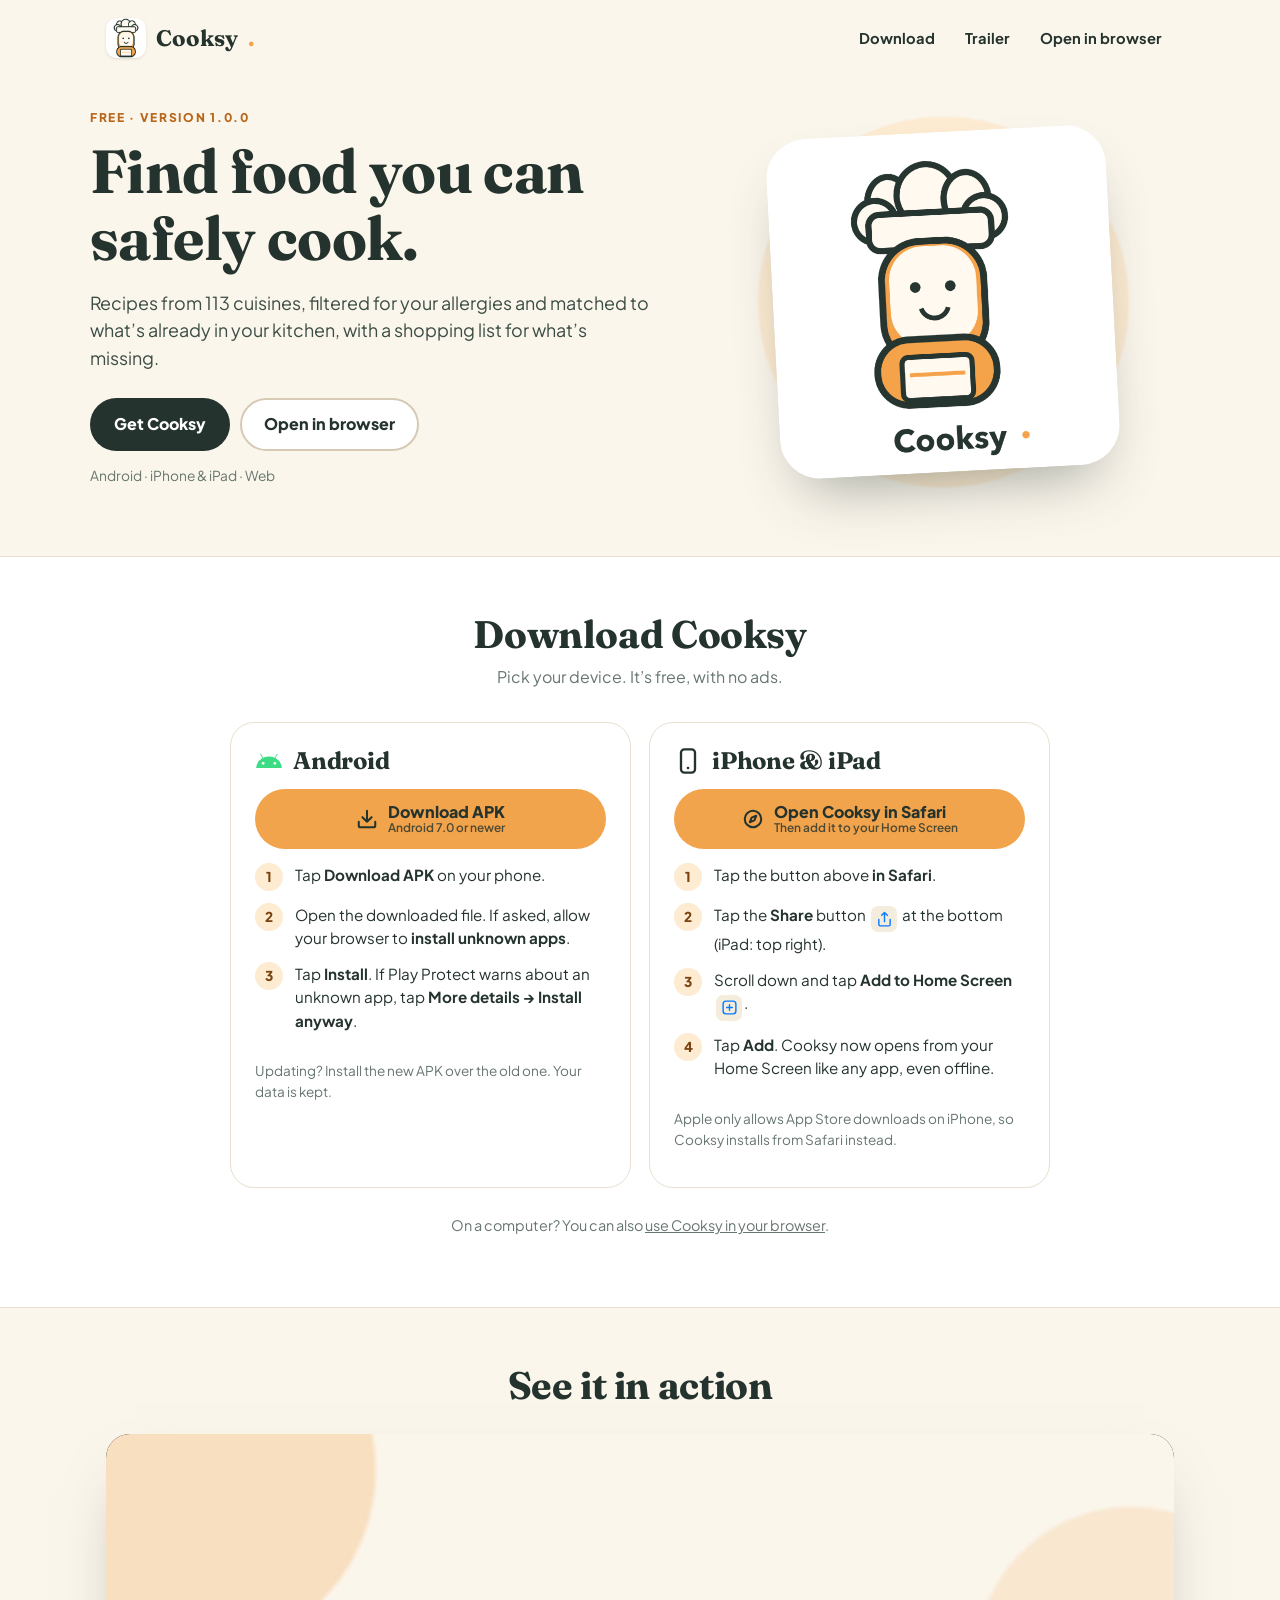
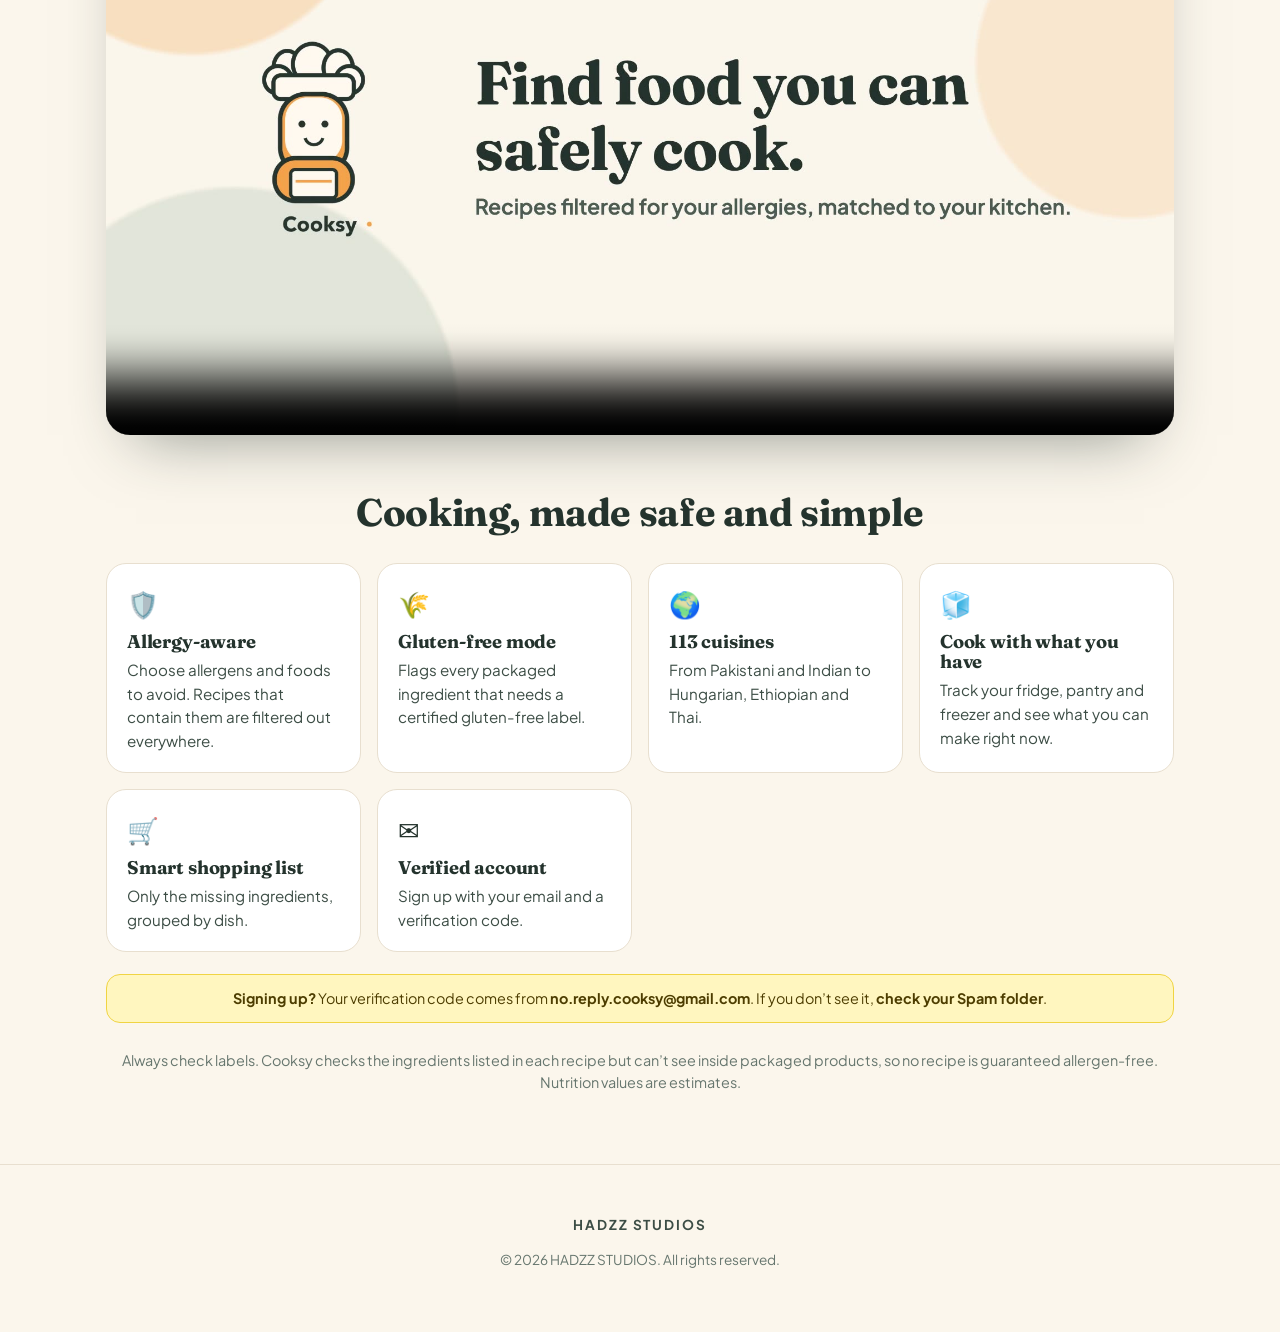
<file: index.html>
<!doctype html>
<html lang="en">
<head>
  <meta charset="utf-8">
  <meta name="viewport" content="width=device-width, initial-scale=1, viewport-fit=cover">
  <title>Download Cooksy</title>
  <meta name="description" content="Download Cooksy for Android, or add it to your iPhone home screen. Allergy-aware recipes from 113 cuisines.">
  <meta name="theme-color" content="#24332d">
  <meta property="og:title" content="Cooksy: find food you can safely cook">
  <meta property="og:description" content="Allergy-aware recipes, matched to what's in your kitchen. Free for Android, iPhone and the web.">
  <meta property="og:image" content="https://cooksy-app.github.io/cooksy/app/assets/cooksy-logo.png">
  <link rel="icon" type="image/png" href="app/assets/favicon.png">
  <link rel="apple-touch-icon" href="app/assets/icon-180.png">
  <link rel="preconnect" href="https://fonts.googleapis.com">
  <link rel="preconnect" href="https://fonts.gstatic.com" crossorigin>
  <link href="https://fonts.googleapis.com/css2?family=Fraunces:opsz,wght@9..144,600;9..144,700&family=Plus+Jakarta+Sans:wght@400;500;600;700;800&display=swap" rel="stylesheet">
  <style>
    :root {
      --ink: #24332d; --ink-2: #3c4d45; --muted: #66766e; --line: #e8dfcf; --cream: #fbf6ec; --paper: #fff;
      --sand: #f4ecdd; --saffron: #f2a44c; --saffron-soft: #fdebd2; --green: #2f6b4f; --green-soft: #e3f0e8;
      --yellow: #fff6bf; --yellow-line: #f0d443;
    }
    * { box-sizing: border-box; }
    body { margin: 0; background: var(--cream); color: var(--ink); font-family: 'Plus Jakarta Sans', system-ui, -apple-system, sans-serif; line-height: 1.55; -webkit-font-smoothing: antialiased; }
    h1, h2, h3 { font-family: 'Fraunces', Georgia, serif; line-height: 1.1; margin: 0; letter-spacing: -0.01em; }
    a { color: inherit; }
    :focus-visible { outline: 3px solid #1d5fd6; outline-offset: 3px; border-radius: 8px; }
    .wrap { max-width: 1100px; margin: 0 auto; padding: 0 16px; }

    header.top { padding: 18px 0; }
    header.top .wrap { display: flex; align-items: center; gap: 10px; }
    .brand { display: flex; align-items: center; gap: 10px; text-decoration: none; font-family: 'Fraunces', serif; font-weight: 700; font-size: 1.4rem; }
    .brand img { width: 40px; height: 40px; border-radius: 11px; background: #fff; box-shadow: 0 1px 3px rgba(36,51,45,.12); }
    .brand i { color: var(--saffron); font-style: normal; }
    header.top nav { margin-left: auto; display: flex; gap: 6px; }
    header.top nav a { text-decoration: none; font-weight: 700; font-size: .92rem; padding: 8px 12px; border-radius: 999px; }
    header.top nav a:hover { background: var(--sand); }

    .hero { display: grid; grid-template-columns: 1.15fr 1fr; gap: 40px; align-items: center; padding: 28px 0 56px; }
    .eyebrow { text-transform: uppercase; letter-spacing: .14em; font-size: .75rem; font-weight: 800; color: #b8661a; }
    .hero h1 { font-size: clamp(2.3rem, 6vw, 3.8rem); margin-top: 10px; }
    .hero p.lead { font-size: 1.12rem; color: var(--ink-2); margin: 16px 0 0; max-width: 48ch; }
    .cta { display: flex; flex-wrap: wrap; gap: 10px; margin-top: 26px; }
    .btn { display: inline-flex; align-items: center; justify-content: center; gap: 10px; min-height: 52px; padding: 12px 22px; border-radius: 999px; font-weight: 800; text-decoration: none; border: 2px solid transparent; font-size: 1rem; cursor: pointer; transition: transform .05s, background .15s, border-color .15s; }
    .btn:active { transform: translateY(1px); }
    .btn svg { width: 22px; height: 22px; flex: none; }
    .btn--dark { background: var(--ink); color: #fff; }
    .btn--dark:hover { background: #17221e; }
    .btn--accent { background: var(--saffron); color: var(--ink); }
    .btn--accent:hover { background: #ee9632; }
    .btn--light { background: var(--paper); border-color: #d6cab5; color: var(--ink); }
    .btn--light:hover { border-color: var(--ink); }
    .btn small { display: block; font-weight: 600; font-size: .74rem; opacity: .8; }
    .btn .two { display: flex; flex-direction: column; align-items: flex-start; line-height: 1.15; }
    .meta { margin-top: 14px; font-size: .86rem; color: var(--muted); }
    .hero-art { position: relative; display: grid; place-items: center; }
    .hero-art::before { content: ''; position: absolute; width: 88%; aspect-ratio: 1; border-radius: 50%; background: radial-gradient(circle, var(--saffron-soft) 0 60%, transparent 61%); }
    .hero-art img { position: relative; width: min(340px, 80%); border-radius: 40px; background: #fff; box-shadow: 0 30px 60px -25px rgba(36,51,45,.45); transform: rotate(-3deg); }
    @media (max-width: 820px) {
      .hero { grid-template-columns: 1fr; gap: 24px; padding-top: 8px; text-align: center; }
      .hero p.lead { margin-left: auto; margin-right: auto; }
      .cta { justify-content: center; }
      .hero-art { order: -1; }
      .hero-art img { width: 180px; border-radius: 28px; }
      header.top nav { display: none; }
    }

    section { padding: 56px 0; }
    section > .wrap > h2 { font-size: clamp(1.7rem, 4vw, 2.4rem); text-align: center; }
    section > .wrap > p.sub { text-align: center; color: var(--muted); margin: 10px auto 0; max-width: 56ch; }

    .video { margin-top: 28px; border-radius: 24px; overflow: hidden; background: #000; box-shadow: 0 30px 60px -30px rgba(36,51,45,.5); }
    .video video { display: block; width: 100%; height: auto; }

    .platforms { display: grid; grid-template-columns: repeat(2, 1fr); max-width: 820px; margin-left: auto; margin-right: auto; gap: 18px; margin-top: 32px; }
    @media (max-width: 960px) { .platforms { grid-template-columns: 1fr; } }
    .card { background: var(--paper); border: 1px solid var(--line); border-radius: 24px; padding: 24px; display: flex; flex-direction: column; gap: 14px; scroll-margin-top: 16px; }
    .card.is-you { border: 2px solid var(--saffron); box-shadow: 0 16px 40px -24px rgba(184,102,26,.55); }
    .card .you { display: none; align-self: flex-start; background: var(--saffron); color: var(--ink); font-weight: 800; font-size: .72rem; letter-spacing: .08em; text-transform: uppercase; padding: 4px 10px; border-radius: 999px; }
    .card.is-you .you { display: inline-block; }
    .card h3 { font-size: 1.5rem; display: flex; align-items: center; gap: 10px; }
    .card h3 svg { width: 28px; height: 28px; }
    .card .btn { width: 100%; }
    ol.steps { list-style: none; counter-reset: s; margin: 0; padding: 0; display: grid; gap: 12px; }
    ol.steps li { counter-increment: s; display: grid; grid-template-columns: 30px 1fr; gap: 10px; font-size: .95rem; }
    ol.steps li::before { content: counter(s); width: 28px; height: 28px; border-radius: 50%; display: grid; place-items: center; background: var(--saffron-soft); color: #7a4310; font-weight: 800; font-size: .85rem; }
    .chip-icon { display: inline-grid; place-items: center; width: 26px; height: 26px; border-radius: 7px; background: var(--sand); vertical-align: -7px; margin: 0 2px; }
    .chip-icon svg { width: 17px; height: 17px; color: #0a7aff; }
    .note { font-size: .85rem; color: var(--muted); }
    .yellow { background: var(--yellow); border: 1px solid var(--yellow-line); color: #4d3d00; padding: 12px 14px; border-radius: 14px; font-size: .9rem; }

    .features { display: grid; grid-template-columns: repeat(auto-fit, minmax(230px, 1fr)); gap: 16px; margin-top: 30px; }
    .feature { background: var(--paper); border: 1px solid var(--line); border-radius: 20px; padding: 20px; }
    .feature span { font-size: 1.6rem; }
    .feature h3 { font-size: 1.15rem; margin-top: 8px; }
    .feature p { margin: 6px 0 0; color: var(--ink-2); font-size: .95rem; }

    .safety { margin-top: 26px; text-align: center; color: var(--muted); font-size: .9rem; }
    footer { padding: 36px 0 48px; text-align: center; color: var(--muted); font-size: .85rem; border-top: 1px solid var(--line); }
    footer b { letter-spacing: .14em; color: var(--ink-2); }
  </style>
</head>
<body>
  <header class="top"><div class="wrap">
    <a class="brand" href="./"><img src="app/assets/cooksy-mark.png" alt="">Cooksy<i>.</i></a>
    <nav aria-label="Page"><a href="#download">Download</a><a href="#trailer">Trailer</a><a href="app/">Open in browser</a></nav>
  </div></header>

  <main>
    <div class="wrap hero">
      <div>
        <span class="eyebrow">Free · Version <span class="js-version">1.0.0</span></span>
        <h1>Find food you can safely cook.</h1>
        <p class="lead">Recipes from 113 cuisines, filtered for your allergies and matched to what’s already in your kitchen, with a shopping list for what’s missing.</p>
        <div class="cta" id="primary-cta">
          <a class="btn btn--dark" href="#download">Get Cooksy</a>
          <a class="btn btn--light" href="app/">Open in browser</a>
        </div>
        <p class="meta">Android · iPhone &amp; iPad · Web</p>
      </div>
      <div class="hero-art"><img src="app/assets/cooksy-logo.png" alt="Cooksy chef mascot"></div>
    </div>

    <section id="download" style="background:var(--paper);border-top:1px solid var(--line);border-bottom:1px solid var(--line)">
      <div class="wrap">
        <h2>Download Cooksy</h2>
        <p class="sub">Pick your device. It’s free, with no ads.</p>
        <div class="platforms">

          <article class="card" id="android">
            <span class="you">Your device</span>
            <h3><svg viewBox="0 0 24 24" fill="#3ddc84" aria-hidden="true"><path d="M17.6 9.48l1.84-3.18a.38.38 0 00-.66-.38l-1.86 3.22A11.5 11.5 0 0012 8.1c-1.77 0-3.43.38-4.92 1.04L5.22 5.92a.38.38 0 00-.66.38L6.4 9.48A10.8 10.8 0 001 18h22a10.8 10.8 0 00-5.4-8.52zM7 15.25a1.25 1.25 0 110-2.5 1.25 1.25 0 010 2.5zm10 0a1.25 1.25 0 110-2.5 1.25 1.25 0 010 2.5z"/></svg>Android</h3>
            <a class="btn btn--accent" href="https://github.com/cooksy-app/cooksy/releases/latest/download/Cooksy.apk">
              <svg viewBox="0 0 24 24" fill="none" stroke="currentColor" stroke-width="2.2" stroke-linecap="round" stroke-linejoin="round" aria-hidden="true"><path d="M21 15v4a2 2 0 01-2 2H5a2 2 0 01-2-2v-4M7 10l5 5 5-5M12 15V3"/></svg>
              <span class="two">Download APK<small>Android 7.0 or newer</small></span>
            </a>
            <ol class="steps">
              <li><span>Tap <b>Download APK</b> on your phone.</span></li>
              <li><span>Open the downloaded file. If asked, allow your browser to <b>install unknown apps</b>.</span></li>
              <li><span>Tap <b>Install</b>. If Play Protect warns about an unknown app, tap <b>More details → Install anyway</b>.</span></li>
            </ol>
            <p class="note">Updating? Install the new APK over the old one. Your data is kept.</p>
          </article>

          <article class="card" id="iphone">
            <span class="you">Your device</span>
            <h3><svg viewBox="0 0 24 24" fill="none" stroke="currentColor" stroke-width="2" aria-hidden="true"><rect x="6" y="2" width="12" height="20" rx="3"/><path d="M11 18h2"/></svg>iPhone &amp; iPad</h3>
            <a class="btn btn--accent" href="app/">
              <svg viewBox="0 0 24 24" fill="none" stroke="currentColor" stroke-width="2.2" stroke-linecap="round" stroke-linejoin="round" aria-hidden="true"><circle cx="12" cy="12" r="9"/><path d="m15.5 8.5-2 5-5 2 2-5z"/></svg>
              <span class="two">Open Cooksy in Safari<small>Then add it to your Home Screen</small></span>
            </a>
            <ol class="steps">
              <li><span>Tap the button above <b>in Safari</b>.</span></li>
              <li><span>Tap the <b>Share</b> button <span class="chip-icon"><svg viewBox="0 0 24 24" fill="none" stroke="currentColor" stroke-width="2" stroke-linecap="round" stroke-linejoin="round" aria-hidden="true"><path d="M4 12v7a2 2 0 002 2h12a2 2 0 002-2v-7M16 6l-4-4-4 4M12 2v13"/></svg></span> at the bottom (iPad: top right).</span></li>
              <li><span>Scroll down and tap <b>Add to Home Screen</b> <span class="chip-icon"><svg viewBox="0 0 24 24" fill="none" stroke="currentColor" stroke-width="2" stroke-linecap="round" aria-hidden="true"><rect x="3" y="3" width="18" height="18" rx="4"/><path d="M12 8v8M8 12h8"/></svg></span>.</span></li>
              <li><span>Tap <b>Add</b>. Cooksy now opens from your Home Screen like any app, even offline.</span></li>
            </ol>
            <p class="note">Apple only allows App Store downloads on iPhone, so Cooksy installs from Safari instead.</p>
          </article>

        </div>
        <p class="safety">On a computer? You can also <a href="app/">use Cooksy in your browser</a>.</p>
      </div>
    </section>

    <section id="trailer">
      <div class="wrap">
        <h2>See it in action</h2>
        <div class="video"><video controls playsinline preload="metadata" poster="trailer-poster.jpg"><source src="trailer.mp4" type="video/mp4"></video></div>
      </div>
    </section>

    <section style="padding-top:0">
      <div class="wrap">
        <h2>Cooking, made safe and simple</h2>
        <div class="features">
          <div class="feature"><span aria-hidden="true">🛡️</span><h3>Allergy-aware</h3><p>Choose allergens and foods to avoid. Recipes that contain them are filtered out everywhere.</p></div>
          <div class="feature"><span aria-hidden="true">🌾</span><h3>Gluten-free mode</h3><p>Flags every packaged ingredient that needs a certified gluten-free label.</p></div>
          <div class="feature"><span aria-hidden="true">🌍</span><h3>113 cuisines</h3><p>From Pakistani and Indian to Hungarian, Ethiopian and Thai.</p></div>
          <div class="feature"><span aria-hidden="true">🧊</span><h3>Cook with what you have</h3><p>Track your fridge, pantry and freezer and see what you can make right now.</p></div>
          <div class="feature"><span aria-hidden="true">🛒</span><h3>Smart shopping list</h3><p>Only the missing ingredients, grouped by dish.</p></div>
          <div class="feature"><span aria-hidden="true">✉️</span><h3>Verified account</h3><p>Sign up with your email and a verification code.</p></div>
        </div>
        <div class="yellow" style="margin-top:22px;text-align:center"><b>Signing up?</b> Your verification code comes from <b>no.reply.cooksy@gmail.com</b>. If you don’t see it, <b>check your Spam folder</b>.</div>
        <p class="safety">Always check labels. Cooksy checks the ingredients listed in each recipe but can’t see inside packaged products, so no recipe is guaranteed allergen-free. Nutrition values are estimates.</p>
      </div>
    </section>
  </main>

  <footer><div class="wrap">
    <p><b>HADZZ STUDIOS</b></p>
    <p>© <span id="year">2026</span> HADZZ STUDIOS. All rights reserved.</p>
  </div></footer>

  <script>
    // Highlight the visitor's platform and make the top button download for it.
    (function () {
      var ua = navigator.userAgent;
      var iOS = /iPhone|iPad|iPod/.test(ua) || (navigator.platform === 'MacIntel' && navigator.maxTouchPoints > 1);
      var android = /Android/i.test(ua);
      var id = iOS ? 'iphone' : android ? 'android' : null;
      if (id) {
        document.getElementById(id).classList.add('is-you');
        var src = document.querySelector('#' + id + ' .btn');
        var first = document.querySelector('#primary-cta .btn');
        first.href = src.href;
        first.textContent = iOS ? 'Open in Safari' : 'Download for Android';
        var grid = document.querySelector('.platforms');
        grid.insertBefore(document.getElementById(id), grid.firstChild);
      }
      document.getElementById('year').textContent = new Date().getFullYear();
      // Show the current version from GitHub Releases (falls back to the text in the page).
      fetch('https://api.github.com/repos/cooksy-app/cooksy/releases/latest')
        .then(function (r) { return r.ok ? r.json() : null; })
        .then(function (d) {
          if (!d || !d.tag_name) return;
          document.querySelectorAll('.js-version').forEach(function (el) { el.textContent = d.tag_name.replace(/^v/, ''); });
        })
        .catch(function () {});
    })();
  </script>
</body>
</html>
</file>
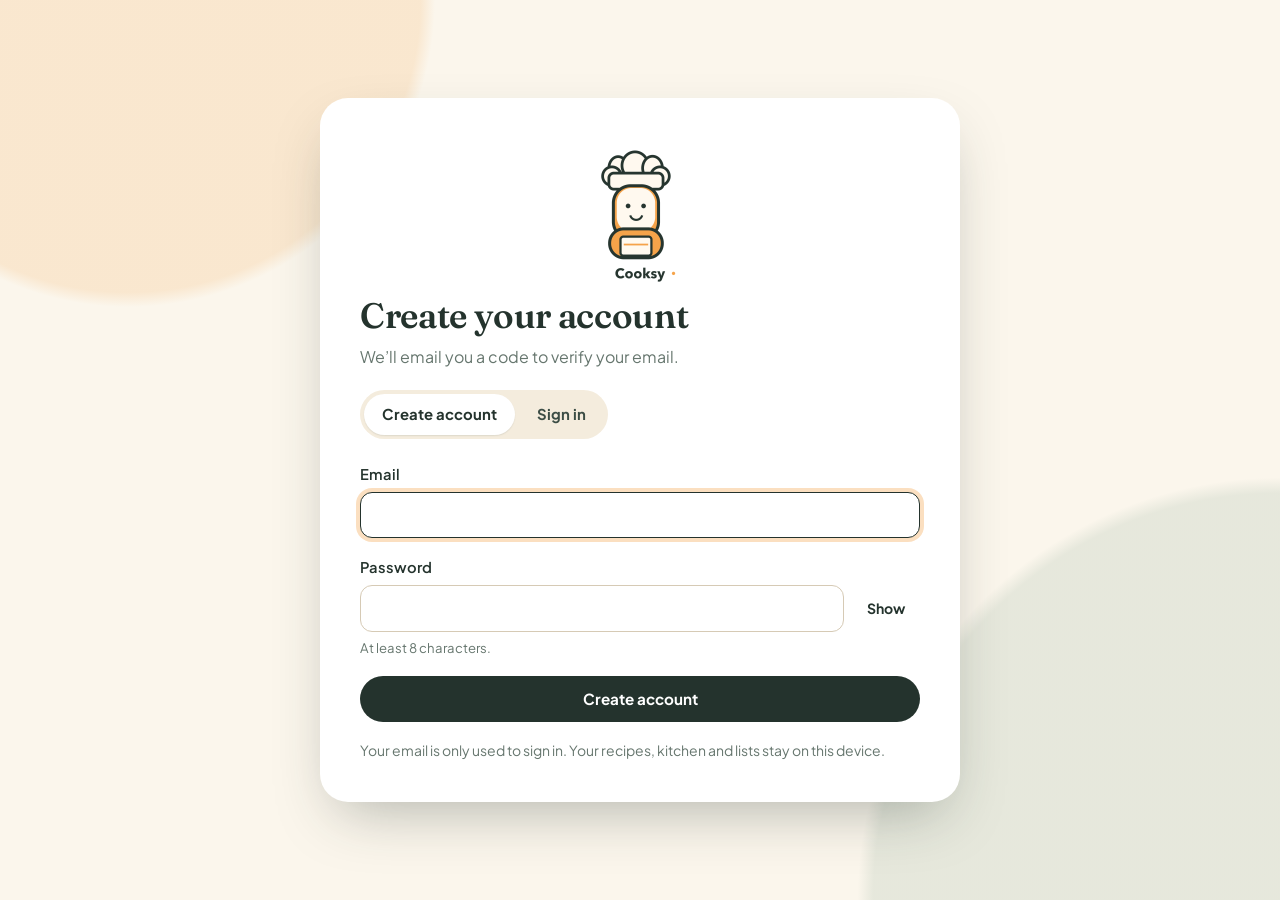
<file: app/index.html>
<!doctype html>
<html lang="en">
<head>
  <meta charset="utf-8">
  <meta name="viewport" content="width=device-width, initial-scale=1, viewport-fit=cover">
  <title>Cooksy</title>
  <meta name="description" content="Cooksy: find recipes you can safely cook, filtered for your allergies and matched to what's in your kitchen.">
  <meta name="theme-color" content="#24332d">
  <link rel="icon" type="image/png" href="assets/favicon.png">
  <link rel="manifest" href="manifest.webmanifest">
  <!-- iPhone / iPad: "Add to Home Screen" from Safari -->
  <meta name="apple-mobile-web-app-capable" content="yes">
  <meta name="mobile-web-app-capable" content="yes">
  <meta name="apple-mobile-web-app-status-bar-style" content="black-translucent">
  <meta name="apple-mobile-web-app-title" content="Cooksy">
  <link rel="apple-touch-icon" href="assets/icon-180.png">
  <link rel="preconnect" href="https://fonts.googleapis.com">
  <link rel="preconnect" href="https://fonts.gstatic.com" crossorigin>
  <link href="https://fonts.googleapis.com/css2?family=Fraunces:opsz,wght@9..144,500;9..144,600;9..144,700&family=Plus+Jakarta+Sans:wght@400;500;600;700;800&display=swap" rel="stylesheet">
  <link rel="stylesheet" href="css/styles.css">
</head>
<body>
  <!-- Official HADZZ STUDIOS loading screen. Scales to laptop, tablet and phone. -->
  <div class="splash" id="splash" role="status" aria-live="polite">
    <div class="splash__inner">
      <h1 class="splash__title">HADZZ STUDIOS</h1>
      <p class="splash__status">loading...</p>
      <svg class="splash__star" viewBox="0 0 24 24" aria-hidden="true"><path d="m12 1.8 3 6.4 7 .8-5.2 4.8 1.4 6.9L12 17.2l-6.2 3.5 1.4-6.9L2 9l7-.8z"/></svg>
    </div>
  </div>

  <div id="root"></div>
  <noscript><p style="padding:24px">Cooksy needs JavaScript to run.</p></noscript>

  <!-- Data (swap for a backend/API later; see README) -->
  <script src="js/data/countries.js"></script>
  <script src="js/data/cuisines.js"></script>
  <script src="js/data/allergens.js"></script>
  <script src="js/data/ingredients.js"></script>
  <script src="js/data/recipes.js"></script>
  <!-- Core logic -->
  <script src="js/config.js"></script>
  <script src="js/vendor/supabase.js"></script>
  <script src="js/core/util.js"></script>
  <script src="js/core/store.js"></script>
  <script src="js/core/safety.js"></script>
  <script src="js/core/kitchen.js"></script>
  <script src="js/core/catalog.js"></script>
  <script src="js/core/auth.js"></script>
  <!-- UI -->
  <script src="js/ui/components.js"></script>
  <script src="js/views/shared.js"></script>
  <script src="js/views/account.js"></script>
  <script src="js/views/onboarding.js"></script>
  <script src="js/views/home.js"></script>
  <script src="js/views/explore.js"></script>
  <script src="js/views/cuisines.js"></script>
  <script src="js/views/recipe.js"></script>
  <script src="js/views/kitchen.js"></script>
  <script src="js/views/shopping.js"></script>
  <script src="js/views/settings.js"></script>
  <script src="js/app.js"></script>
  <script>
    if ('serviceWorker' in navigator && location.protocol.startsWith('http')) {
      window.addEventListener('load', () => navigator.serviceWorker.register('sw.js').catch(() => {}));
    }
  </script>
</body>
</html>
</file>
<file: app/css/styles.css>
/* ==========================================================================
   Cooksy — design system
   Colours come from the Cooksy chef mascot: charcoal-green ink, saffron, cream.
   ========================================================================== */
:root {
  --ink: #24332d;
  --ink-2: #3c4d45;
  --muted: #66766e;
  --line: #e8dfcf;
  --line-strong: #d6cab5;
  --cream: #fbf6ec;
  --paper: #ffffff;
  --sand: #f4ecdd;
  --saffron: #f2a44c;
  --saffron-deep: #b8661a;
  --saffron-soft: #fdebd2;
  --green: #2f6b4f;
  --green-soft: #e3f0e8;
  --warn: #8a4d00;
  --warn-soft: #fff1d9;
  --danger: #a32720;
  --danger-soft: #fde7e4;
  --focus: #1d5fd6;

  --radius-sm: 10px;
  --radius: 16px;
  --radius-lg: 24px;
  --shadow-sm: 0 1px 2px rgba(36, 51, 45, 0.06), 0 1px 1px rgba(36, 51, 45, 0.04);
  --shadow: 0 6px 24px -8px rgba(36, 51, 45, 0.18), 0 2px 6px rgba(36, 51, 45, 0.06);
  --shadow-lg: 0 24px 60px -18px rgba(36, 51, 45, 0.35);

  --font-display: 'Fraunces', 'Iowan Old Style', 'Palatino Linotype', Georgia, serif;
  --font-body: 'Plus Jakarta Sans', system-ui, -apple-system, 'Segoe UI', Roboto, sans-serif;

  --header-h: 72px;
  --tabbar-h: 68px;
  --gutter: 16px;
}

* { box-sizing: border-box; }
html { -webkit-text-size-adjust: 100%; }
body {
  margin: 0;
  background: var(--cream);
  color: var(--ink);
  font-family: var(--font-body);
  font-size: 16px;
  line-height: 1.55;
  -webkit-font-smoothing: antialiased;
}
img { max-width: 100%; display: block; }
h1, h2, h3, h4 { font-family: var(--font-display); font-weight: 600; line-height: 1.15; margin: 0; letter-spacing: -0.01em; }
h1 { font-size: clamp(1.9rem, 4vw, 2.75rem); }
h2 { font-size: clamp(1.35rem, 2.6vw, 1.75rem); }
h3 { font-size: 1.15rem; }
p { margin: 0; }
a { color: inherit; }
button, input, select, textarea { font: inherit; color: inherit; }
:focus-visible { outline: 3px solid var(--focus); outline-offset: 2px; border-radius: 6px; }
.sr-only { position: absolute; width: 1px; height: 1px; padding: 0; margin: -1px; overflow: hidden; clip: rect(0 0 0 0); white-space: nowrap; border: 0; }
.skip-link { position: absolute; left: 12px; top: -60px; z-index: 100; background: var(--ink); color: #fff; padding: 10px 14px; border-radius: 10px; }
.skip-link:focus { top: 12px; }

/* ---------- Splash / loading screen (HADZZ STUDIOS) ---------- */
.splash {
  position: fixed; inset: 0; z-index: 1000;
  display: grid; place-items: center;
  background: radial-gradient(ellipse 62% 58% at 50% 52%, #1f2023 0%, #121316 38%, #07080a 70%, #030406 100%);
  color: #fff;
  font-family: Arial, 'Helvetica Neue', Helvetica, sans-serif;
  transition: opacity 0.5s ease, visibility 0.5s ease;
  padding: 24px;
}
.splash.is-hidden { opacity: 0; visibility: hidden; }
.splash__inner { display: flex; flex-direction: column; align-items: center; text-align: center; transform: translateY(28%); } /* keeps the title itself at the screen's centre, like the original */
.splash__title {
  margin: 0;
  font-family: inherit; font-weight: 700; letter-spacing: 0.005em;
  /* ≈86px on a 1920px laptop, scales down so it always fits on one line on phones */
  font-size: clamp(30px, 9.2vw, 86px);
  line-height: 1; white-space: nowrap;
}
.splash__status { margin-top: clamp(22px, 2.6vw, 42px); font-size: clamp(15px, 2.4vw, 22px); color: #c9cacd; }
.splash__star { margin-top: clamp(8px, 1vw, 14px); width: clamp(26px, 3.4vw, 36px); height: auto; fill: #fff; animation: splash-pulse 1.6s ease-in-out infinite; }
@keyframes splash-pulse {
  0%, 100% { transform: scale(1) rotate(0deg); opacity: 1; }
  50% { transform: scale(0.82) rotate(36deg); opacity: 0.7; }
}
@media (prefers-reduced-motion: reduce) { .splash__star { animation: none; } .splash { transition: none; } }

/* ---------- App shell ---------- */
.app { min-height: 100vh; display: flex; flex-direction: column; }
.topbar {
  position: sticky; top: 0; z-index: 30;
  height: var(--header-h);
  background: rgba(251, 246, 236, 0.92);
  backdrop-filter: saturate(1.4) blur(10px);
  -webkit-backdrop-filter: saturate(1.4) blur(10px);
  border-bottom: 1px solid var(--line);
}
.topbar__inner { max-width: 1200px; height: 100%; margin: 0 auto; padding: 0 24px; display: flex; align-items: center; gap: 24px; }
.brand { display: flex; align-items: center; gap: 10px; text-decoration: none; }
.brand__mark { width: 44px; height: 44px; border-radius: 12px; background: #fff; box-shadow: var(--shadow-sm); padding: 2px; }
.brand__name { font-family: var(--font-display); font-weight: 700; font-size: 1.45rem; letter-spacing: -0.02em; }
.brand__dot { color: var(--saffron); }
.nav { display: flex; gap: 4px; margin-left: auto; }
.nav a {
  display: inline-flex; align-items: center; gap: 8px;
  padding: 9px 14px; border-radius: 999px;
  text-decoration: none; color: var(--ink-2); font-weight: 600; font-size: 0.95rem;
}
.nav a:hover { background: var(--sand); }
.nav a[aria-current='page'] { background: var(--ink); color: #fff; }
.nav .badge-count { background: var(--saffron); color: var(--ink); }
.nav svg { width: 18px; height: 18px; }

.tabbar { display: none; }
main { flex: 1; width: 100%; max-width: 1200px; margin: 0 auto; padding: 32px 24px 64px; }
main:focus { outline: none; }

@media (max-width: 860px) {
  .nav { display: none; }
  .topbar { height: 60px; }
  .topbar__inner { padding: 0 var(--gutter); }
  .brand__mark { width: 38px; height: 38px; }
  main { padding: 20px var(--gutter) calc(var(--tabbar-h) + 32px + env(safe-area-inset-bottom)); }
  .tabbar {
    display: grid; grid-template-columns: repeat(5, 1fr);
    position: fixed; left: 0; right: 0; bottom: 0; z-index: 40;
    height: calc(var(--tabbar-h) + env(safe-area-inset-bottom));
    padding-bottom: env(safe-area-inset-bottom);
    background: rgba(255, 255, 255, 0.96);
    backdrop-filter: blur(10px); -webkit-backdrop-filter: blur(10px);
    border-top: 1px solid var(--line);
  }
  .tabbar a {
    display: flex; flex-direction: column; align-items: center; justify-content: center; gap: 3px;
    font-size: 0.7rem; font-weight: 600; color: var(--muted); text-decoration: none; position: relative;
  }
  .tabbar a svg { width: 22px; height: 22px; }
  .tabbar a[aria-current='page'] { color: var(--ink); }
  .tabbar a[aria-current='page']::before { content: ''; position: absolute; top: 0; width: 28px; height: 3px; border-radius: 0 0 3px 3px; background: var(--saffron); }
  .tabbar .badge-count { position: absolute; top: 8px; left: calc(50% + 6px); }
}

.badge-count { display: inline-grid; place-items: center; min-width: 20px; height: 20px; padding: 0 6px; border-radius: 999px; background: var(--saffron); color: var(--ink); font-size: 0.72rem; font-weight: 700; }

/* ---------- Layout helpers ---------- */
.stack > * + * { margin-top: var(--stack, 16px); }
.row { display: flex; align-items: center; gap: 12px; flex-wrap: wrap; }
.row--between { justify-content: space-between; }
.section { margin-top: 44px; }
.section:first-child { margin-top: 0; }
.section__head { display: flex; align-items: end; justify-content: space-between; gap: 12px; margin-bottom: 16px; }
.section__head p { color: var(--muted); font-size: 0.95rem; margin-top: 4px; }
.muted { color: var(--muted); }
.small { font-size: 0.875rem; }
.eyebrow { text-transform: uppercase; letter-spacing: 0.12em; font-size: 0.72rem; font-weight: 700; color: var(--saffron-deep); }
.link { color: var(--ink); font-weight: 600; text-decoration: underline; text-decoration-color: var(--saffron); text-underline-offset: 3px; text-decoration-thickness: 2px; background: none; border: 0; padding: 0; cursor: pointer; }
.page-head { margin-bottom: 24px; }
.page-head p { color: var(--muted); margin-top: 6px; max-width: 60ch; }

/* ---------- Buttons ---------- */
.btn {
  display: inline-flex; align-items: center; justify-content: center; gap: 8px;
  min-height: 44px; padding: 10px 18px;
  border-radius: 999px; border: 1.5px solid transparent;
  font-weight: 700; font-size: 0.95rem; text-decoration: none; cursor: pointer;
  transition: background 0.15s, transform 0.05s, box-shadow 0.15s, border-color 0.15s;
  white-space: nowrap;
}
.btn:active { transform: translateY(1px); }
.btn svg { width: 18px; height: 18px; flex: none; }
.btn--primary { background: var(--ink); color: #fff; }
.btn--primary:hover { background: #17221e; }
.btn--accent { background: var(--saffron); color: var(--ink); }
.btn--accent:hover { background: #ee9632; }
.btn--secondary { background: var(--paper); border-color: var(--line-strong); color: var(--ink); }
.btn--secondary:hover { border-color: var(--ink); }
.btn--ghost { background: transparent; color: var(--ink); }
.btn--ghost:hover { background: var(--sand); }
.btn--danger { background: var(--danger); color: #fff; }
.btn--danger:hover { background: #861e18; }
.btn--danger-outline { background: var(--paper); color: var(--danger); border-color: #e9b6b0; }
.btn--danger-outline:hover { border-color: var(--danger); background: var(--danger-soft); }
.btn--sm { min-height: 36px; padding: 6px 14px; font-size: 0.875rem; }
.btn--block { width: 100%; }
.btn[disabled] { opacity: 0.5; cursor: not-allowed; }
.icon-btn {
  display: inline-grid; place-items: center; width: 44px; height: 44px; flex: none;
  border-radius: 999px; border: 1.5px solid var(--line); background: var(--paper); cursor: pointer; color: var(--ink);
}
.icon-btn:hover { border-color: var(--ink); }
.icon-btn svg { width: 20px; height: 20px; }
.icon-btn--sm { width: 36px; height: 36px; }
.icon-btn--sm svg { width: 17px; height: 17px; }
.icon-btn--plain { border-color: transparent; background: transparent; }
.icon-btn--plain:hover { background: var(--sand); border-color: transparent; }
.fav-btn[aria-pressed='true'] { color: #d0453a; border-color: #f2c6c1; background: #fff5f4; }
.fav-btn[aria-pressed='true'] svg { fill: currentColor; }

/* ---------- Forms ---------- */
.field { display: flex; flex-direction: column; gap: 6px; }
.field label, .field .label { font-weight: 600; font-size: 0.92rem; }
.field .hint { font-size: 0.82rem; color: var(--muted); }
.input, .select, textarea.input {
  width: 100%; min-height: 46px; padding: 10px 14px;
  border: 1.5px solid var(--line-strong); border-radius: 12px; background: var(--paper);
  transition: border-color 0.15s, box-shadow 0.15s;
}
.input:focus, .select:focus { outline: none; border-color: var(--ink); box-shadow: 0 0 0 4px rgba(242, 164, 76, 0.35); }
.input[aria-invalid='true'] { border-color: var(--danger); }
.select { appearance: none; padding-right: 40px; background-image: url("data:image/svg+xml,%3Csvg xmlns='http://www.w3.org/2000/svg' width='20' height='20' viewBox='0 0 24 24' fill='none' stroke='%2324332d' stroke-width='2'%3E%3Cpath d='m6 9 6 6 6-6'/%3E%3C/svg%3E"); background-repeat: no-repeat; background-position: right 12px center; }
.error-text { color: var(--danger); font-size: 0.85rem; font-weight: 600; }
.search {
  position: relative; display: flex; align-items: center;
}
.search svg { position: absolute; left: 16px; width: 20px; height: 20px; color: var(--muted); pointer-events: none; }
.search .input { padding-left: 46px; min-height: 52px; border-radius: 999px; font-size: 1rem; }
.form-grid { display: grid; grid-template-columns: repeat(auto-fit, minmax(180px, 1fr)); gap: 14px; }

.switch { display: flex; align-items: flex-start; gap: 14px; cursor: pointer; }
.switch input { position: absolute; opacity: 0; width: 1px; height: 1px; }
.switch__track { flex: none; width: 48px; height: 28px; border-radius: 999px; background: var(--line-strong); position: relative; transition: background 0.15s; margin-top: 2px; }
.switch__track::after { content: ''; position: absolute; top: 3px; left: 3px; width: 22px; height: 22px; border-radius: 50%; background: #fff; box-shadow: var(--shadow-sm); transition: transform 0.15s; }
.switch input:checked + .switch__track { background: var(--green); }
.switch input:checked + .switch__track::after { transform: translateX(20px); }
.switch input:focus-visible + .switch__track { outline: 3px solid var(--focus); outline-offset: 2px; }
.switch__text strong { display: block; }
.switch__text span { color: var(--muted); font-size: 0.9rem; }

/* ---------- Chips ---------- */
.chips { display: flex; flex-wrap: wrap; gap: 8px; }
.chip {
  display: inline-flex; align-items: center; gap: 6px;
  min-height: 38px; padding: 6px 14px; border-radius: 999px;
  border: 1.5px solid var(--line-strong); background: var(--paper);
  font-weight: 600; font-size: 0.9rem; cursor: pointer; color: var(--ink-2);
  transition: all 0.12s;
}
.chip:hover { border-color: var(--ink); }
.chip[aria-pressed='true'] { background: var(--ink); border-color: var(--ink); color: #fff; }
.chip[aria-pressed='true'].chip--allergen { background: var(--danger); border-color: var(--danger); }
.chip svg { width: 16px; height: 16px; }
.chip--removable { background: var(--sand); border-color: var(--sand); }
.chips--scroll { flex-wrap: nowrap; overflow-x: auto; padding-bottom: 6px; scrollbar-width: thin; }
.chips--scroll .chip { flex: none; }

/* ---------- Tags / badges ---------- */
.tags { display: flex; flex-wrap: wrap; gap: 6px; }
.tag { display: inline-flex; align-items: center; gap: 4px; padding: 3px 10px; border-radius: 999px; font-size: 0.78rem; font-weight: 700; background: var(--sand); color: var(--ink-2); }
.tag svg { width: 13px; height: 13px; }
.tag--green { background: var(--green-soft); color: var(--green); }
.tag--warn { background: var(--warn-soft); color: var(--warn); }
.tag--danger { background: var(--danger-soft); color: var(--danger); }
.tag--saffron { background: var(--saffron-soft); color: #7a4310; }
.tag--ink { background: var(--ink); color: #fff; }

/* ---------- Cards ---------- */
.card { background: var(--paper); border: 1px solid var(--line); border-radius: var(--radius); box-shadow: var(--shadow-sm); }
.card--pad { padding: 22px; }
.panel { background: var(--paper); border: 1px solid var(--line); border-radius: var(--radius-lg); padding: clamp(18px, 3vw, 28px); }

.grid { display: grid; gap: 20px; grid-template-columns: repeat(auto-fill, minmax(250px, 1fr)); }
.grid--tight { gap: 14px; }
.carousel { display: grid; grid-auto-flow: column; grid-auto-columns: minmax(250px, 290px); gap: 18px; overflow-x: auto; padding: 4px 4px 12px; margin: 0 -4px; scroll-snap-type: x mandatory; scrollbar-width: thin; }
.carousel > * { scroll-snap-align: start; }

.recipe-card { display: flex; flex-direction: column; overflow: hidden; position: relative; transition: transform 0.15s, box-shadow 0.15s; }
.recipe-card:hover { transform: translateY(-3px); box-shadow: var(--shadow); }
.recipe-card__link { text-decoration: none; color: inherit; display: flex; flex-direction: column; flex: 1; }
.recipe-card__link::after { content: ''; position: absolute; inset: 0; }
.recipe-card__body { padding: 14px 16px 16px; display: flex; flex-direction: column; gap: 8px; flex: 1; }
.recipe-card__title { font-family: var(--font-display); font-size: 1.12rem; font-weight: 600; line-height: 1.25; }
.recipe-card__meta { display: flex; flex-wrap: wrap; gap: 12px; color: var(--muted); font-size: 0.84rem; font-weight: 600; }
.recipe-card__meta span { display: inline-flex; align-items: center; gap: 4px; }
.recipe-card__meta svg { width: 15px; height: 15px; }
.recipe-card .fav-btn { position: absolute; top: 10px; right: 10px; z-index: 2; background: rgba(255, 255, 255, 0.92); border-color: transparent; }
.recipe-card__status { position: absolute; top: 12px; left: 12px; z-index: 1; }
.recipe-card__have { margin-top: auto; font-size: 0.84rem; font-weight: 700; color: var(--green); display: flex; align-items: center; gap: 8px; }
.meter { flex: 1; height: 6px; border-radius: 999px; background: var(--sand); overflow: hidden; }
.meter > i { display: block; height: 100%; background: var(--green); border-radius: inherit; }

/* Illustrated food placeholder (swap for photography via recipe.image) */
.art {
  position: relative; aspect-ratio: 4 / 3; overflow: hidden;
  display: grid; place-items: center;
  background:
    radial-gradient(circle at 20% 15%, hsla(var(--h), 90%, 92%, 1) 0 18%, transparent 19%),
    radial-gradient(circle at 85% 90%, hsla(calc(var(--h) + 20), 80%, 70%, 0.55) 0 22%, transparent 23%),
    radial-gradient(circle at 50% 55%, hsla(var(--h), 85%, 97%, 0.9) 0 34%, transparent 35%),
    linear-gradient(140deg, hsl(var(--h), 78%, 80%), hsl(calc(var(--h) + 14), 70%, 64%));
}
.art::before {
  content: ''; position: absolute; inset: 0; opacity: 0.18;
  background-image: radial-gradient(rgba(36, 51, 45, 0.6) 1px, transparent 1.4px);
  background-size: 14px 14px;
}
.art__emoji { position: relative; font-size: clamp(3.2rem, 7vw, 4.4rem); filter: drop-shadow(0 10px 14px rgba(36, 51, 45, 0.28)); line-height: 1; }
.art img { position: absolute; inset: 0; width: 100%; height: 100%; object-fit: cover; }
.art--hero { aspect-ratio: 16 / 9; border-radius: var(--radius-lg); }
.art--hero .art__emoji { font-size: clamp(5rem, 14vw, 8rem); }
.art--thumb { aspect-ratio: 1; width: 64px; border-radius: 14px; flex: none; }
.art--thumb .art__emoji { font-size: 1.9rem; }
.art__caption { position: absolute; right: 12px; bottom: 10px; font-size: 0.72rem; font-weight: 600; color: rgba(36, 51, 45, 0.7); background: rgba(255, 255, 255, 0.75); padding: 2px 8px; border-radius: 999px; }

/* ---------- Banners ---------- */
.banner { display: flex; gap: 14px; align-items: flex-start; padding: 14px 16px; border-radius: var(--radius); border: 1px solid; font-size: 0.93rem; }
.banner > svg { width: 22px; height: 22px; flex: none; margin-top: 1px; }
.banner strong { display: block; margin-bottom: 2px; }
.banner--info { background: #eef4f1; border-color: #cfe1d7; color: #1f4535; }
.banner--warn { background: var(--warn-soft); border-color: #f2d29b; color: #5e3500; }
.banner--danger { background: var(--danger-soft); border-color: #f1bdb6; color: #6e1813; }
.code-input { font-size: 1.7rem; font-weight: 800; letter-spacing: 0.45em; text-align: center; padding-left: 0.45em; font-variant-numeric: tabular-nums; }
.banner--yellow { background: #fff6bf; border-color: #f0d443; color: #4d3d00; }
.banner--yellow > svg { color: #a37f00; }
.banner--saffron { background: var(--saffron-soft); border-color: #f5cf9c; color: #5e3500; }
.banner .btn { margin-top: 8px; }
.banner ul { margin: 6px 0 0; padding-left: 18px; }

/* ---------- Home ---------- */
.hero {
  position: relative; overflow: hidden;
  display: grid; grid-template-columns: 1.3fr 1fr; gap: 24px; align-items: center;
  padding: clamp(24px, 4vw, 44px);
  border-radius: var(--radius-lg);
  background:
    radial-gradient(circle at 92% 10%, rgba(242, 164, 76, 0.35) 0 22%, transparent 23%),
    radial-gradient(circle at 75% 105%, rgba(242, 164, 76, 0.22) 0 28%, transparent 29%),
    var(--ink);
  color: #fff;
}
.hero h1 { color: #fff; }
.hero p { color: #d8e0dc; margin-top: 10px; max-width: 46ch; }
.hero .search { margin-top: 22px; max-width: 520px; }
.hero .search .input { border-color: transparent; }
.hero__mascot { justify-self: center; width: min(220px, 100%); border-radius: 32px; background: #fff; padding: 10px; transform: rotate(3deg); box-shadow: var(--shadow-lg); }
@media (max-width: 700px) {
  .hero { grid-template-columns: 1fr; }
  .hero__mascot { display: none; }
}
.quick-links { display: grid; grid-template-columns: repeat(auto-fit, minmax(150px, 1fr)); gap: 12px; margin-top: 18px; }
.quick-link {
  display: flex; align-items: center; gap: 12px; padding: 14px 16px;
  background: var(--paper); border: 1px solid var(--line); border-radius: var(--radius);
  text-decoration: none; font-weight: 700; font-size: 0.95rem;
}
.quick-link:hover { border-color: var(--ink); }
.quick-link span.ico { width: 38px; height: 38px; border-radius: 12px; display: grid; place-items: center; background: var(--saffron-soft); font-size: 1.2rem; flex: none; }

.cuisine-tile {
  display: flex; flex-direction: column; gap: 4px; padding: 16px; text-decoration: none;
  background: var(--paper); border: 1px solid var(--line); border-radius: var(--radius); position: relative; min-height: 96px;
}
.cuisine-tile:hover { border-color: var(--ink); }
.cuisine-tile strong { font-family: var(--font-display); font-size: 1.1rem; font-weight: 600; }
.cuisine-tile .muted { font-size: 0.84rem; }

/* ---------- Explore ---------- */
.tabs { display: inline-flex; max-width: 100%; overflow-x: auto; gap: 4px; padding: 4px; background: var(--sand); border-radius: 999px; margin-bottom: 20px; }
.tabs button, .tabs a { white-space: nowrap; border: 0; background: transparent; padding: 9px 18px; border-radius: 999px; font-weight: 700; cursor: pointer; color: var(--ink-2); text-decoration: none; font-size: 0.93rem; }
.tabs [aria-selected='true'], .tabs [aria-current='page'] { background: var(--paper); color: var(--ink); box-shadow: var(--shadow-sm); }
.explore { display: grid; grid-template-columns: 270px 1fr; gap: 28px; align-items: start; }
.filters { position: sticky; top: calc(var(--header-h) + 20px); display: flex; flex-direction: column; gap: 18px; }
.filters h3 { font-size: 1rem; font-family: var(--font-body); font-weight: 700; }
.filters .chips { gap: 6px; }
.filters-toggle { display: none; }
.results-bar { display: flex; flex-wrap: wrap; align-items: center; justify-content: space-between; gap: 10px; margin: 18px 0; }
.results-bar .select { width: auto; min-height: 40px; }
@media (max-width: 960px) {
  .explore { grid-template-columns: 1fr; }
  .filters { position: static; display: none; }
  .filters.is-open { display: flex; }
  .filters-toggle { display: inline-flex; }
}

/* Cuisine directory */
.az-nav { display: flex; flex-wrap: wrap; gap: 4px; margin: 14px 0 22px; }
.az-nav a, .az-nav span { display: grid; place-items: center; width: 34px; height: 34px; border-radius: 10px; font-weight: 700; font-size: 0.88rem; text-decoration: none; }
.az-nav a { background: var(--paper); border: 1px solid var(--line); }
.az-nav a:hover { border-color: var(--ink); }
.az-nav span { color: var(--line-strong); }
.az-group { scroll-margin-top: calc(var(--header-h) + 16px); }
.az-group + .az-group { margin-top: 28px; }
.az-letter { font-family: var(--font-display); font-size: 1.6rem; color: var(--saffron-deep); margin-bottom: 10px; }
.cuisine-row { display: flex; align-items: center; gap: 12px; padding: 12px 14px; background: var(--paper); border: 1px solid var(--line); border-radius: 14px; }
.cuisine-row a { text-decoration: none; flex: 1; min-width: 0; }
.cuisine-row a strong { display: block; }
.cuisine-row a span { font-size: 0.82rem; color: var(--muted); }
.cuisine-row .star[aria-pressed='true'] { color: var(--saffron-deep); border-color: #f5cf9c; background: var(--saffron-soft); }
.cuisine-row .star[aria-pressed='true'] svg { fill: var(--saffron); }

/* ---------- Recipe detail ---------- */
.recipe { display: grid; grid-template-columns: minmax(0, 1fr) 380px; gap: 36px; align-items: start; }
.recipe__aside { position: sticky; top: calc(var(--header-h) + 20px); display: flex; flex-direction: column; gap: 16px; }
@media (max-width: 1000px) {
  .recipe { grid-template-columns: 1fr; }
  .recipe__aside { position: static; }
}
.back-link { display: inline-flex; align-items: center; gap: 6px; font-weight: 700; text-decoration: none; color: var(--muted); margin-bottom: 16px; font-size: 0.92rem; }
.back-link:hover { color: var(--ink); }
.back-link svg { width: 18px; height: 18px; }
.recipe__title-row { display: flex; gap: 16px; align-items: flex-start; justify-content: space-between; margin-top: 22px; }
.recipe__desc { font-size: 1.07rem; color: var(--ink-2); margin-top: 10px; max-width: 65ch; }
.stats { display: grid; grid-template-columns: repeat(4, 1fr); gap: 1px; background: var(--line); border: 1px solid var(--line); border-radius: var(--radius); overflow: hidden; margin-top: 20px; }
.stats > div { background: var(--paper); padding: 12px 14px; }
.stats dt { font-size: 0.75rem; text-transform: uppercase; letter-spacing: 0.08em; color: var(--muted); font-weight: 700; }
.stats dd { margin: 2px 0 0; font-weight: 700; font-size: 1.02rem; }
@media (max-width: 520px) { .stats { grid-template-columns: repeat(2, 1fr); } }

.ing-list { list-style: none; margin: 0; padding: 0; }
.ing-row { display: grid; grid-template-columns: 28px 1fr auto; gap: 10px; align-items: start; padding: 12px 0; border-bottom: 1px dashed var(--line); }
.ing-row:last-child { border-bottom: 0; }
.ing-row__status { width: 26px; height: 26px; border-radius: 50%; display: grid; place-items: center; margin-top: 1px; }
.ing-row__status svg { width: 15px; height: 15px; }
.ing-row__status--have { background: var(--green-soft); color: var(--green); }
.ing-row__status--maybe { background: var(--warn-soft); color: var(--warn); }
.ing-row__status--missing { background: var(--sand); color: var(--muted); }
.ing-row__status--skip { background: transparent; color: var(--line-strong); }
.ing-row__name { font-weight: 600; }
.ing-row__qty { font-weight: 700; color: var(--ink); white-space: nowrap; }
.ing-row__note { color: var(--muted); font-size: 0.86rem; }
.ing-row__extra { font-size: 0.84rem; margin-top: 4px; display: flex; flex-direction: column; gap: 4px; }
.ing-row__actions { display: flex; gap: 6px; margin-top: 6px; flex-wrap: wrap; }
.mini-btn { border: 1.5px solid var(--line-strong); background: var(--paper); border-radius: 999px; padding: 3px 10px; font-size: 0.78rem; font-weight: 700; cursor: pointer; }
.mini-btn:hover { border-color: var(--ink); }
.mini-btn[aria-pressed='true'] { background: var(--ink); color: #fff; border-color: var(--ink); }
.flag { display: inline-flex; gap: 6px; align-items: flex-start; font-weight: 600; }
.flag svg { width: 15px; height: 15px; flex: none; margin-top: 2px; }
.flag--danger { color: var(--danger); }
.flag--warn { color: var(--warn); }
.flag--info { color: #1f4535; }
.flag--muted { color: var(--muted); font-weight: 500; }

.steps { list-style: none; counter-reset: step; margin: 0; padding: 0; }
.steps li { counter-increment: step; display: grid; grid-template-columns: 40px 1fr; gap: 14px; padding: 14px 0; border-bottom: 1px solid var(--line); cursor: pointer; }
.steps li::before { content: counter(step); width: 34px; height: 34px; border-radius: 50%; display: grid; place-items: center; background: var(--saffron-soft); color: #7a4310; font-weight: 800; }
.steps li.is-done { color: var(--muted); }
.steps li.is-done::before { content: '✓'; background: var(--green-soft); color: var(--green); }
.steps li.is-done p { text-decoration: line-through; text-decoration-color: var(--line-strong); }

.servings { display: inline-flex; align-items: center; gap: 4px; background: var(--sand); padding: 4px; border-radius: 999px; }
.servings output { min-width: 84px; text-align: center; font-weight: 700; font-size: 0.92rem; }
.nutri { display: grid; grid-template-columns: repeat(4, 1fr); gap: 8px; text-align: center; }
.nutri div { background: var(--sand); border-radius: 12px; padding: 10px 4px; }
.nutri strong { display: block; font-size: 1.15rem; }
.nutri span { font-size: 0.75rem; color: var(--muted); font-weight: 600; }
.sub-options { display: flex; flex-direction: column; gap: 8px; margin-top: 8px; }
.sub-option { display: flex; gap: 10px; align-items: flex-start; padding: 10px 12px; border: 1.5px solid var(--line); border-radius: 12px; background: var(--paper); cursor: pointer; text-align: left; width: 100%; }
.sub-option:hover { border-color: var(--ink); }
.sub-option[aria-pressed='true'] { border-color: var(--green); background: var(--green-soft); }
.sub-option strong { display: block; font-size: 0.92rem; }
.sub-option span { font-size: 0.84rem; color: var(--muted); }

/* ---------- Kitchen & shopping lists ---------- */
.list { display: flex; flex-direction: column; gap: 10px; }
.item { display: flex; align-items: center; gap: 14px; padding: 12px 14px; background: var(--paper); border: 1px solid var(--line); border-radius: 14px; }
.item__main { flex: 1; min-width: 0; }
.item__name { font-weight: 700; overflow-wrap: anywhere; }
.item__sub { font-size: 0.85rem; color: var(--muted); display: flex; flex-wrap: wrap; gap: 4px 10px; align-items: center; margin-top: 2px; }
.item__actions { display: flex; gap: 6px; flex: none; }
.loc-icon { width: 40px; height: 40px; border-radius: 12px; display: grid; place-items: center; font-size: 1.25rem; flex: none; }
.loc-Fridge { background: #e4f0f7; }
.loc-Pantry { background: var(--saffron-soft); }
.loc-Freezer { background: #e8ecfb; }
.check { appearance: none; width: 26px; height: 26px; flex: none; border: 2px solid var(--line-strong); border-radius: 8px; background: var(--paper); display: grid; place-items: center; cursor: pointer; margin: 0; }
.check:checked { background: var(--green); border-color: var(--green); }
.check:checked::after { content: ''; width: 7px; height: 12px; border: solid #fff; border-width: 0 3px 3px 0; transform: rotate(45deg) translate(-1px, -1px); }
.item.is-checked .item__name { text-decoration: line-through; color: var(--muted); }
.qty-input { width: 120px; min-height: 36px; padding: 4px 10px; border-radius: 10px; font-size: 0.88rem; }
.group { background: var(--paper); border: 1px solid var(--line); border-radius: var(--radius-lg); overflow: hidden; }
.group + .group { margin-top: 18px; }
.group__head { display: flex; align-items: center; gap: 14px; padding: 14px 18px; background: var(--sand); }
.group__head h3 { font-size: 1.05rem; }
.group__head p { font-size: 0.85rem; color: var(--muted); }
.group .list { padding: 10px; gap: 6px; }
.group .item { border: 0; border-radius: 12px; padding: 10px; }
.group .item:hover { background: #fcfaf5; }
.move-menu { display: flex; flex-wrap: wrap; gap: 6px; align-items: center; margin-top: 8px; }
@media (max-width: 560px) {
  .item { flex-wrap: wrap; }
  .item__actions { width: 100%; justify-content: flex-end; }
  .qty-input { width: 100%; }
}

.shop-form { display: grid; grid-template-columns: minmax(0, 2fr) minmax(0, 1fr) auto; gap: 14px; align-items: end; }
@media (max-width: 560px) {
  .shop-form { grid-template-columns: minmax(0, 1fr) auto; }
  .shop-form .field:first-child { grid-column: 1 / -1; }
}

/* ---------- Settings ---------- */
.settings { max-width: 820px; }
.settings .panel + .panel { margin-top: 18px; }
.panel__head { margin-bottom: 18px; }
.panel__head p { color: var(--muted); font-size: 0.93rem; margin-top: 4px; }
.danger-zone { margin-top: 48px; padding-top: 28px; border-top: 2px dashed var(--line-strong); }

/* ---------- Onboarding ---------- */
.onboarding { min-height: 100vh; display: grid; place-items: center; padding: 24px var(--gutter); background:
  radial-gradient(circle at 10% 0%, rgba(242, 164, 76, 0.18) 0 20%, transparent 21%),
  radial-gradient(circle at 100% 100%, rgba(47, 107, 79, 0.10) 0 26%, transparent 27%), var(--cream); }
.onb-card { width: 100%; max-width: 640px; background: var(--paper); border-radius: 28px; box-shadow: var(--shadow-lg); padding: clamp(22px, 5vw, 40px); }
.onb-progress { display: flex; gap: 6px; margin-bottom: 26px; }
.onb-progress i { flex: 1; height: 5px; border-radius: 999px; background: var(--sand); }
.onb-progress i.is-on { background: var(--saffron); }
.onb-card h1 { font-size: clamp(1.7rem, 4.5vw, 2.2rem); }
.onb-card .lead { color: var(--muted); margin-top: 8px; }
.onb-body { margin-top: 24px; display: flex; flex-direction: column; gap: 18px; }
.onb-footer { display: flex; align-items: center; justify-content: space-between; gap: 12px; margin-top: 30px; flex-wrap: wrap; }
.onb-footer .row { margin-left: auto; }
.onb-logo { width: min(260px, 70%); margin: 0 auto 8px; }
.welcome-points { display: grid; gap: 12px; margin-top: 8px; }
.welcome-points div { display: flex; gap: 12px; align-items: flex-start; }
.welcome-points span { width: 36px; height: 36px; border-radius: 12px; display: grid; place-items: center; background: var(--saffron-soft); flex: none; font-size: 1.1rem; }
.pick-list { max-height: 300px; overflow-y: auto; padding: 4px; border: 1px solid var(--line); border-radius: 14px; }

/* ---------- Modal & toast ---------- */
.modal-backdrop { position: fixed; inset: 0; z-index: 200; background: rgba(20, 28, 25, 0.5); display: grid; place-items: center; padding: 16px; animation: fade 0.15s ease; }
.modal { width: 100%; max-width: 520px; max-height: calc(100vh - 32px); overflow: auto; background: var(--paper); border-radius: 22px; box-shadow: var(--shadow-lg); padding: 24px; animation: rise 0.18s ease; }
.modal h2 { font-size: 1.35rem; }
.modal__body { margin-top: 12px; color: var(--ink-2); }
.modal__actions { display: flex; justify-content: flex-end; gap: 10px; margin-top: 22px; flex-wrap: wrap; }
@media (max-width: 560px) {
  .modal-backdrop { align-items: end; padding: 0; }
  .modal { border-radius: 22px 22px 0 0; max-height: 90vh; padding-bottom: calc(24px + env(safe-area-inset-bottom)); }
  .modal__actions .btn { flex: 1; }
}
.toasts { position: fixed; left: 50%; transform: translateX(-50%); bottom: 24px; z-index: 300; display: flex; flex-direction: column; gap: 8px; align-items: center; pointer-events: none; width: max-content; max-width: calc(100vw - 32px); }
@media (max-width: 860px) { .toasts { bottom: calc(var(--tabbar-h) + 16px + env(safe-area-inset-bottom)); } }
.toast { pointer-events: auto; background: var(--ink); color: #fff; padding: 12px 18px; border-radius: 14px; box-shadow: var(--shadow-lg); font-weight: 600; font-size: 0.93rem; display: flex; gap: 14px; align-items: center; animation: rise 0.2s ease; }
.toast button { background: none; border: 0; color: var(--saffron); font-weight: 800; cursor: pointer; padding: 0; }
@keyframes fade { from { opacity: 0; } }
@keyframes rise { from { opacity: 0; transform: translateY(10px); } }

/* ---------- Empty / loading / error ---------- */
.empty { text-align: center; padding: 48px 20px; background: var(--paper); border: 1.5px dashed var(--line-strong); border-radius: var(--radius-lg); }
.empty__icon { font-size: 2.6rem; margin-bottom: 10px; }
.empty h3 { font-size: 1.25rem; }
.empty p { color: var(--muted); margin: 8px auto 18px; max-width: 46ch; }
.skeleton { background: linear-gradient(90deg, var(--sand) 0%, #fbf6ec 50%, var(--sand) 100%); background-size: 200% 100%; animation: shimmer 1.2s infinite linear; border-radius: 12px; }
.skeleton-card { height: 290px; border-radius: var(--radius); }
@keyframes shimmer { to { background-position: -200% 0; } }
@media (prefers-reduced-motion: reduce) { .skeleton { animation: none; } * { scroll-behavior: auto !important; } }

.footer-note { margin-top: 56px; padding-top: 20px; border-top: 1px solid var(--line); color: var(--muted); font-size: 0.82rem; }
</file>
